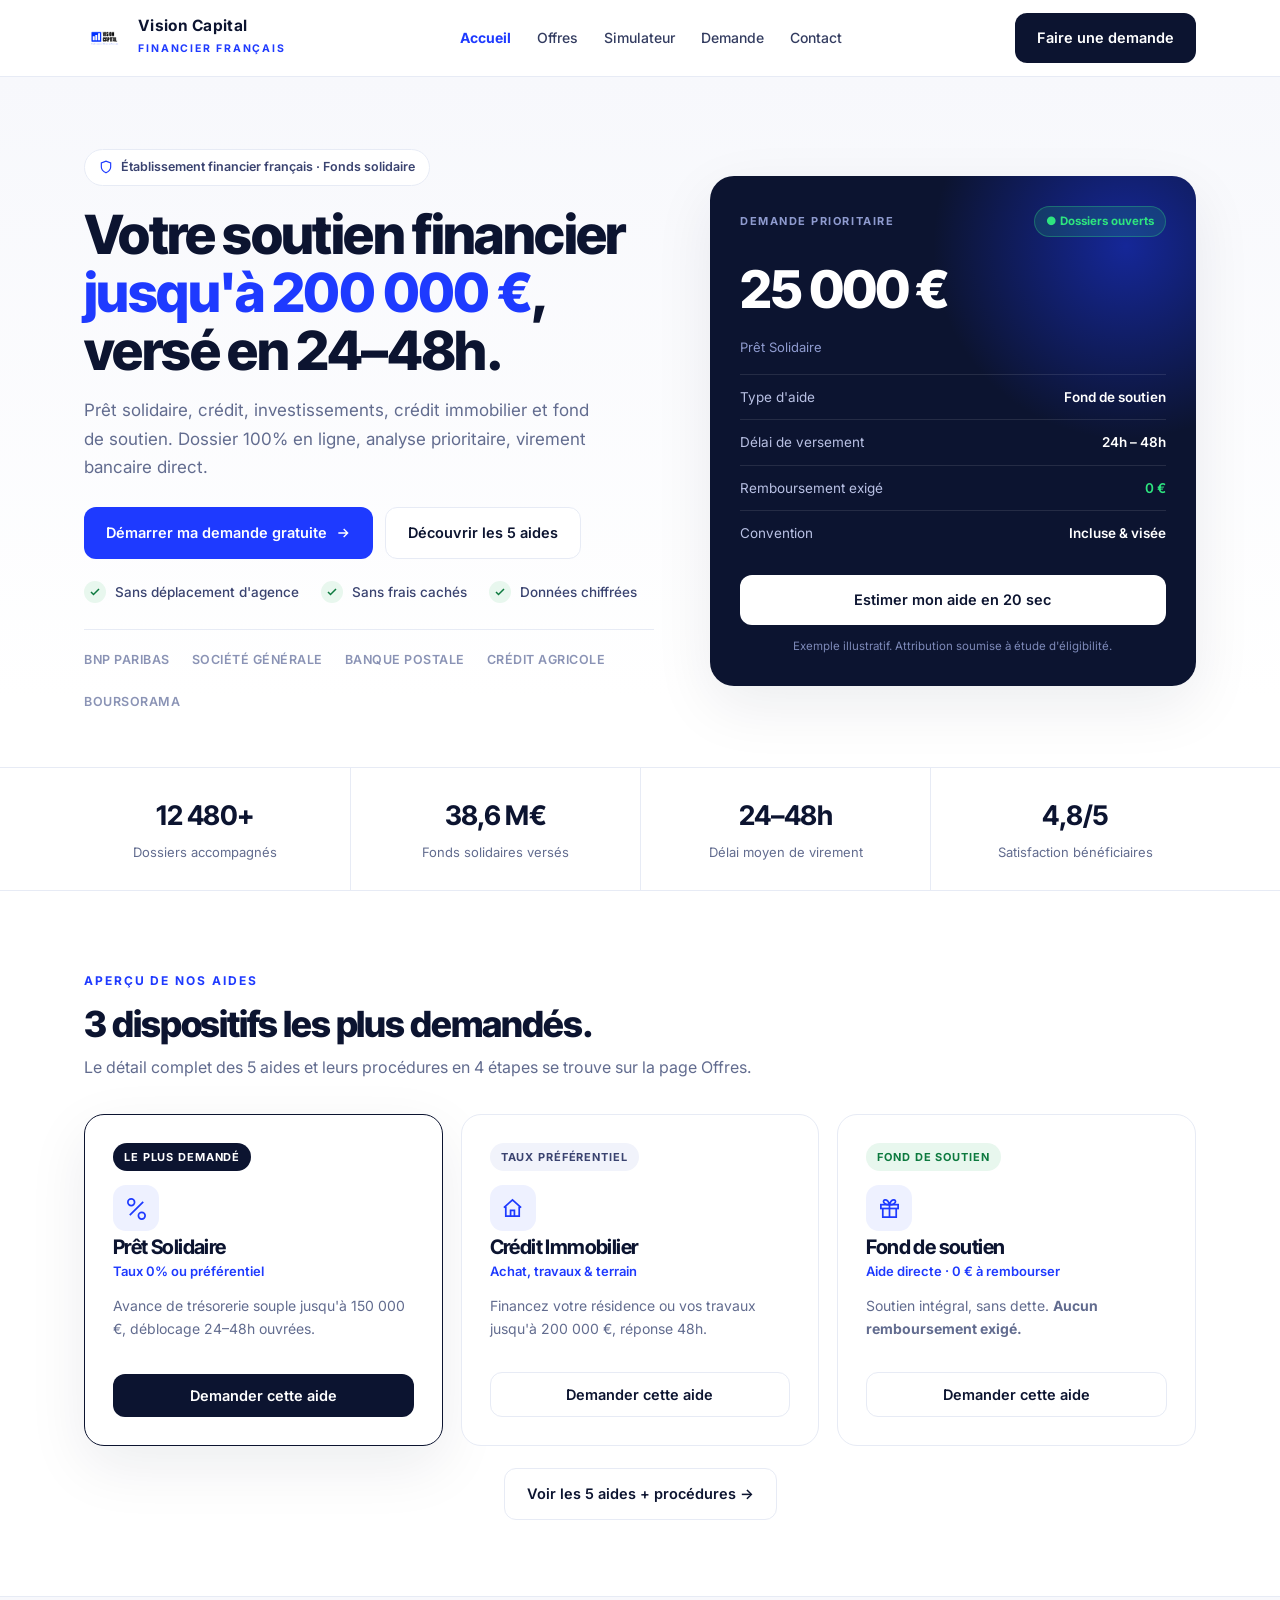
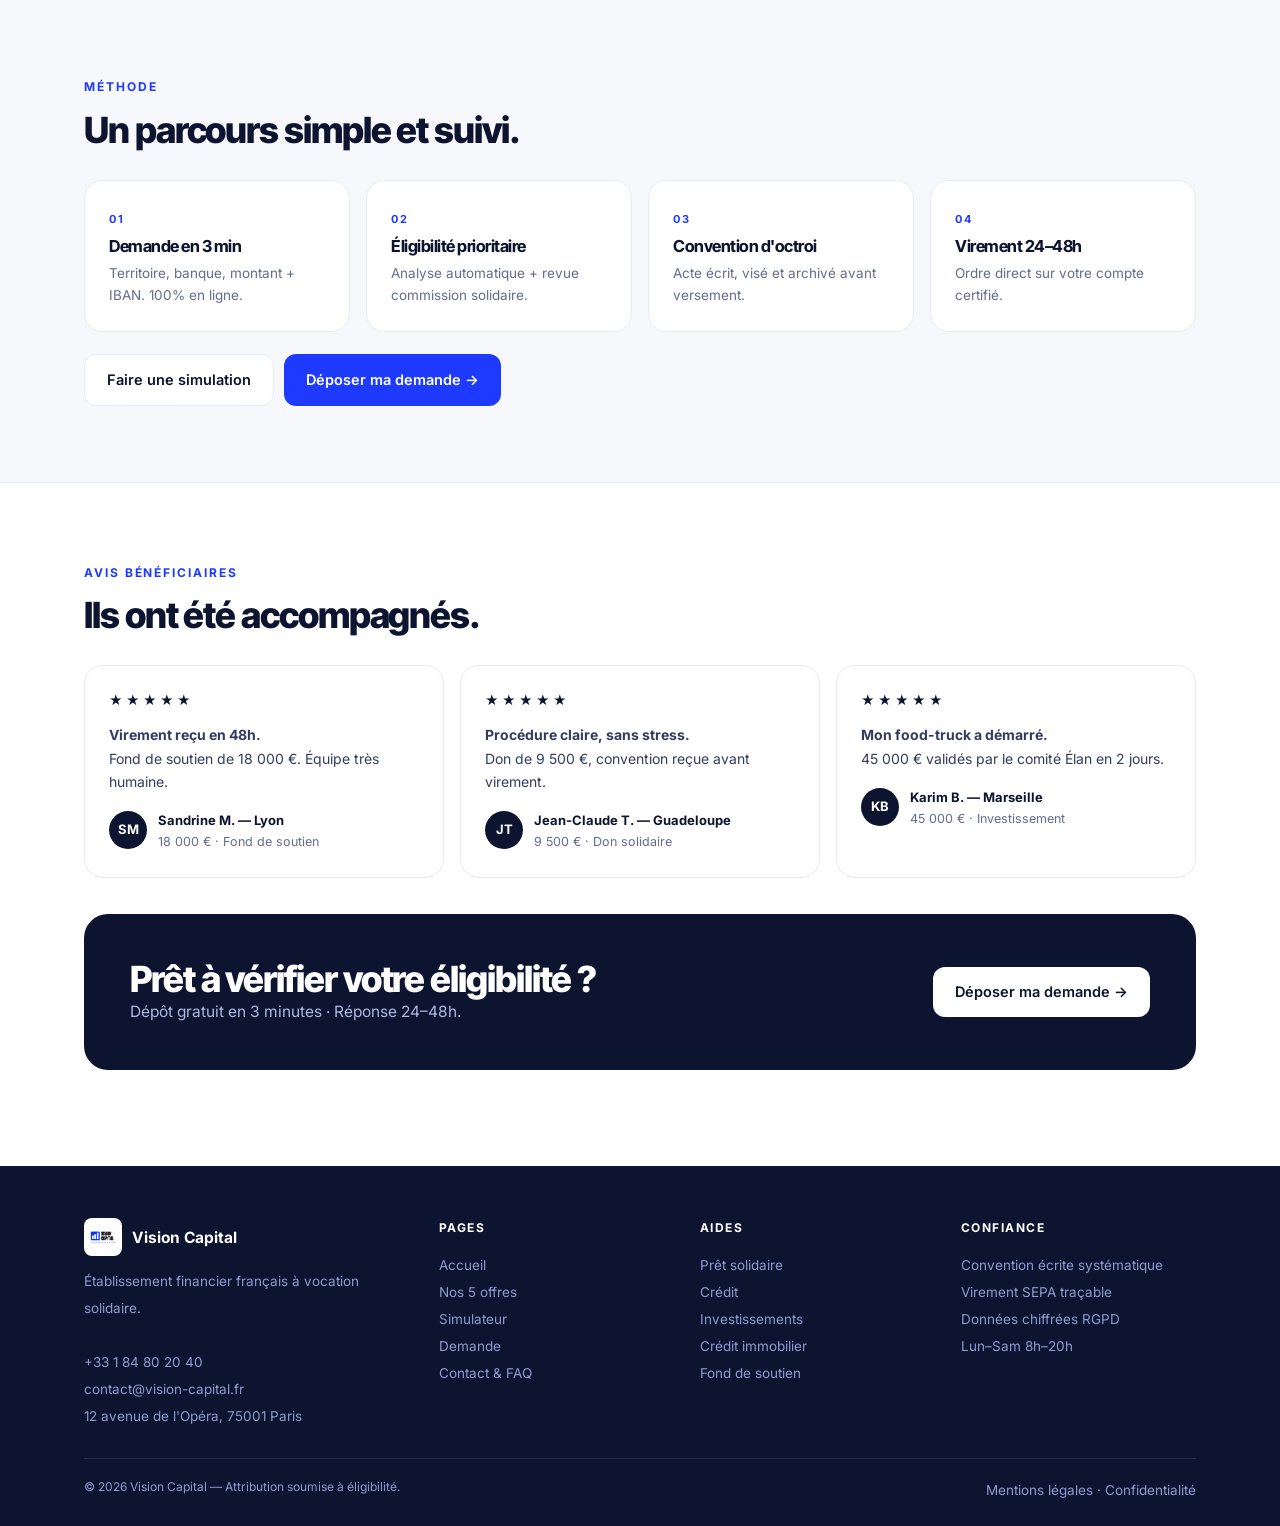
<file: index.html>
<!DOCTYPE html>
<html lang="fr">
<head>
<meta charset="UTF-8">
<meta name="viewport" content="width=device-width, initial-scale=1.0">
<title>Vision Capital — Accueil | Financement Solidaire jusqu'à 200 000 €</title>
<meta name="description" content="Vision Capital, établissement financier français. Prêt solidaire, crédit immobilier, fond de soutien. Réponse 24h-48h.">
<link rel="icon" href="logo.png">
<link rel="preconnect" href="https://fonts.googleapis.com">
<link rel="preconnect" href="https://fonts.gstatic.com" crossorigin>
<link href="https://fonts.googleapis.com/css2?family=Inter:wght@400;500;600;700&family=Inter+Tight:wght@600;700;800&display=swap" rel="stylesheet">
<link rel="stylesheet" href="styles.css">
</head>
<body>
<header><div class="nav">
<a class="brand" href="index.html"><img src="logo.png" alt="Vision Capital"><div><b>Vision Capital</b><span>Financier Français</span></div></a>
<nav class="links" id="links">
<a href="index.html">Accueil</a><a href="offres.html">Offres</a><a href="simulateur.html">Simulateur</a><a href="demande.html">Demande</a><a href="contact.html">Contact</a>
</nav>
<div style="display:flex;gap:10px;align-items:center">
<a href="demande.html" class="btn btn-primary">Faire une demande</a>
<button class="burger" onclick="toggleMenu()">☰</button>
</div>
</div></header>

<div class="hero" id="accueil"><div class="container hero-grid">
<div>
<span class="pill"><svg fill="none" stroke="#1e3aff" stroke-width="2" viewBox="0 0 24 24"><path d="M12 22s8-4 8-10V5l-8-3-8 3v7c0 6 8 10 8 10z"/></svg> Établissement financier français · Fonds solidaire</span>
<h1>Votre soutien financier <span>jusqu'à 200 000 €</span>, versé en 24–48h.</h1>
<p class="lead">Prêt solidaire, crédit, investissements, crédit immobilier et fond de soutien. Dossier 100% en ligne, analyse prioritaire, virement bancaire direct.</p>
<div class="hero-cta">
<a href="demande.html" class="btn btn-blue">Démarrer ma demande gratuite
<svg width="16" height="16" fill="none" stroke="white" stroke-width="2" viewBox="0 0 24 24"><path d="M5 12h14M13 6l6 6-6 6"/></svg></a>
<a href="offres.html" class="btn btn-ghost">Découvrir les 5 aides</a>
</div>
<div class="proof">
<div><span class="tick"><svg width="12" height="12" fill="none" stroke="#0d7a3f" stroke-width="3" viewBox="0 0 24 24"><path d="M20 6L9 17l-5-5"/></svg></span> Sans déplacement d'agence</div>
<div><span class="tick"><svg width="12" height="12" fill="none" stroke="#0d7a3f" stroke-width="3" viewBox="0 0 24 24"><path d="M20 6L9 17l-5-5"/></svg></span> Sans frais cachés</div>
<div><span class="tick"><svg width="12" height="12" fill="none" stroke="#0d7a3f" stroke-width="3" viewBox="0 0 24 24"><path d="M20 6L9 17l-5-5"/></svg></span> Données chiffrées</div>
</div>
<div class="banks"><span>BNP PARIBAS</span><span>SOCIÉTÉ GÉNÉRALE</span><span>BANQUE POSTALE</span><span>CRÉDIT AGRICOLE</span><span>BOURSORAMA</span></div>
</div>
<div class="hcard">
<div class="hcard-top"><small>DEMANDE PRIORITAIRE</small><span class="live">● Dossiers ouverts</span></div>
<div class="hamount" id="heroAmount">25 000 €</div>
<div style="font-size:13px;color:#8f9bcf" id="heroType">Prêt Solidaire</div>
<ul>
<li><span>Type d'aide</span><strong>Fond de soutien</strong></li>
<li><span>Délai de versement</span><strong>24h – 48h</strong></li>
<li><span>Remboursement exigé</span><strong style="color:#2ee57f">0 €</strong></li>
<li><span>Convention</span><strong>Incluse & visée</strong></li>
</ul>
<a href="simulateur.html" class="btn btn-light" style="width:100%;position:relative">Estimer mon aide en 20 sec</a>
<div class="hint">Exemple illustratif. Attribution soumise à étude d'éligibilité.</div>
</div>
</div></div>

<div class="stats"><div class="container">
<div class="stat"><b>12 480+</b><span>Dossiers accompagnés</span></div>
<div class="stat"><b>38,6 M€</b><span>Fonds solidaires versés</span></div>
<div class="stat"><b>24–48h</b><span>Délai moyen de virement</span></div>
<div class="stat"><b>4,8/5</b><span>Satisfaction bénéficiaires</span></div>
</div></div>

<section id="offres"><div class="container">
<span class="eyebrow">Aperçu de nos aides</span>
<h2>3 dispositifs les plus demandés.</h2>
<p class="sub">Le détail complet des 5 aides et leurs procédures en 4 étapes se trouve sur la page Offres.</p>
<div class="grid">
<div class="card hl">
<span class="tag dark">Le plus demandé</span>
<div class="ic"><svg fill="none" stroke-width="1.8" viewBox="0 0 24 24"><path d="M19 5L5 19M6.5 9a3.5 3.5 0 1 0 0-7 3.5 3.5 0 0 0 0 7zM17.5 23a3.5 3.5 0 1 0 0-7 3.5 3.5 0 0 0 0 7z"/></svg></div>
<h3>Prêt Solidaire</h3><h4>Taux 0% ou préférentiel</h4>
<p class="d">Avance de trésorerie souple jusqu'à 150 000 €, déblocage 24–48h ouvrées.</p>
<div class="acts"><button class="btn btn-primary" style="width:100%" onclick="prefill('Prêt Solidaire')">Demander cette aide</button></div>
</div>
<div class="card">
<span class="tag">Taux préférentiel</span>
<div class="ic"><svg fill="none" stroke-width="1.8" viewBox="0 0 24 24"><path d="M3 11l9-8 9 8"/><path d="M5 10v10h14V10"/><path d="M10 20v-6h4v6"/></svg></div>
<h3>Crédit Immobilier</h3><h4>Achat, travaux & terrain</h4>
<p class="d">Financez votre résidence ou vos travaux jusqu'à 200 000 €, réponse 48h.</p>
<div class="acts"><button class="btn btn-ghost" style="width:100%" onclick="prefill('Crédit Immobilier')">Demander cette aide</button></div>
</div>
<div class="card">
<span class="tag green">Fond de soutien</span>
<div class="ic"><svg fill="none" stroke-width="1.8" viewBox="0 0 24 24"><rect x="3" y="8" width="18" height="4"/><path d="M12 8v13M5 12v9h14v-9M12 8s-1.5-5-4.5-5S5 8 12 8zM12 8s1.5-5 4.5-5S19 8 12 8z"/></svg></div>
<h3>Fond de soutien</h3><h4>Aide directe · 0 € à rembourser</h4>
<p class="d">Soutien intégral, sans dette. <strong>Aucun remboursement exigé.</strong></p>
<div class="acts"><button class="btn btn-ghost" style="width:100%" onclick="prefill('Fond de soutien')">Demander cette aide</button></div>
</div>
</div>
<div style="text-align:center;margin-top:22px"><a href="offres.html" class="btn btn-ghost">Voir les 5 aides + procédures →</a></div>
</div></section>

<section class="how" id="methode"><div class="container">
<span class="eyebrow">Méthode</span>
<h2>Un parcours simple et suivi.</h2>
<div class="steps4">
<div class="s"><span>01</span><h3>Demande en 3 min</h3><p>Territoire, banque, montant + IBAN. 100% en ligne.</p></div>
<div class="s"><span>02</span><h3>Éligibilité prioritaire</h3><p>Analyse automatique + revue commission solidaire.</p></div>
<div class="s"><span>03</span><h3>Convention d'octroi</h3><p>Acte écrit, visé et archivé avant versement.</p></div>
<div class="s"><span>04</span><h3>Virement 24–48h</h3><p>Ordre direct sur votre compte certifié.</p></div>
</div>
<div style="margin-top:22px;display:flex;gap:10px;flex-wrap:wrap"><a href="simulateur.html" class="btn btn-ghost">Faire une simulation</a><a href="demande.html" class="btn btn-blue">Déposer ma demande →</a></div>
</div></section>

<section id="avis"><div class="container">
<span class="eyebrow">Avis bénéficiaires</span>
<h2>Ils ont été accompagnés.</h2>
<div class="testis">
<div class="tcard"><div class="stars">★★★★★</div><p><strong>Virement reçu en 48h.</strong><br>Fond de soutien de 18 000 €. Équipe très humaine.</p><div class="who"><div class="av">SM</div><div><b style="font-size:13px">Sandrine M. — Lyon</b><small>18 000 € · Fond de soutien</small></div></div></div>
<div class="tcard"><div class="stars">★★★★★</div><p><strong>Procédure claire, sans stress.</strong><br>Don de 9 500 €, convention reçue avant virement.</p><div class="who"><div class="av">JT</div><div><b style="font-size:13px">Jean-Claude T. — Guadeloupe</b><small>9 500 € · Don solidaire</small></div></div></div>
<div class="tcard"><div class="stars">★★★★★</div><p><strong>Mon food-truck a démarré.</strong><br>45 000 € validés par le comité Élan en 2 jours.</p><div class="who"><div class="av">KB</div><div><b style="font-size:13px">Karim B. — Marseille</b><small>45 000 € · Investissement</small></div></div></div>
</div>
<div class="cta"><div><h2>Prêt à vérifier votre éligibilité ?</h2><p>Dépôt gratuit en 3 minutes · Réponse 24–48h.</p></div><a href="demande.html" class="btn btn-light">Déposer ma demande →</a></div>
</div></section>

<footer><div class="container">
<div class="fg">
<div><div style="display:flex;gap:10px;align-items:center;margin-bottom:12px"><img src="logo.png" style="height:38px;border-radius:8px;background:#fff"><b style="color:#fff">Vision Capital</b></div><p>Établissement financier français à vocation solidaire.<br><br>+33 1 84 80 20 40<br>contact@vision-capital.fr<br>12 avenue de l'Opéra, 75001 Paris</p></div>
<div><h5>PAGES</h5><p><a href="index.html">Accueil</a><br><a href="offres.html">Nos 5 offres</a><br><a href="simulateur.html">Simulateur</a><br><a href="demande.html">Demande</a><br><a href="contact.html">Contact & FAQ</a></p></div>
<div><h5>AIDES</h5><p><a href="offres.html">Prêt solidaire</a><br><a href="offres.html">Crédit</a><br><a href="offres.html">Investissements</a><br><a href="offres.html">Crédit immobilier</a><br><a href="offres.html">Fond de soutien</a></p></div>
<div><h5>CONFIANCE</h5><p>Convention écrite systématique<br>Virement SEPA traçable<br>Données chiffrées RGPD<br>Lun–Sam 8h–20h</p></div>
</div>
<div class="fb"><span>© 2026 Vision Capital — Attribution soumise à éligibilité.</span><span><a href="contact.html">Mentions légales · Confidentialité</a></span></div>
</div></footer>

<div class="mobile-cta">
<a href="simulateur.html" class="btn btn-ghost">Simuler</a>
<a href="demande.html" class="btn btn-blue">Vérifier mon éligibilité</a>
</div>
<div class="toast" id="toast"></div>
<script src="app.js"></script>
</body>
</html>
</file>
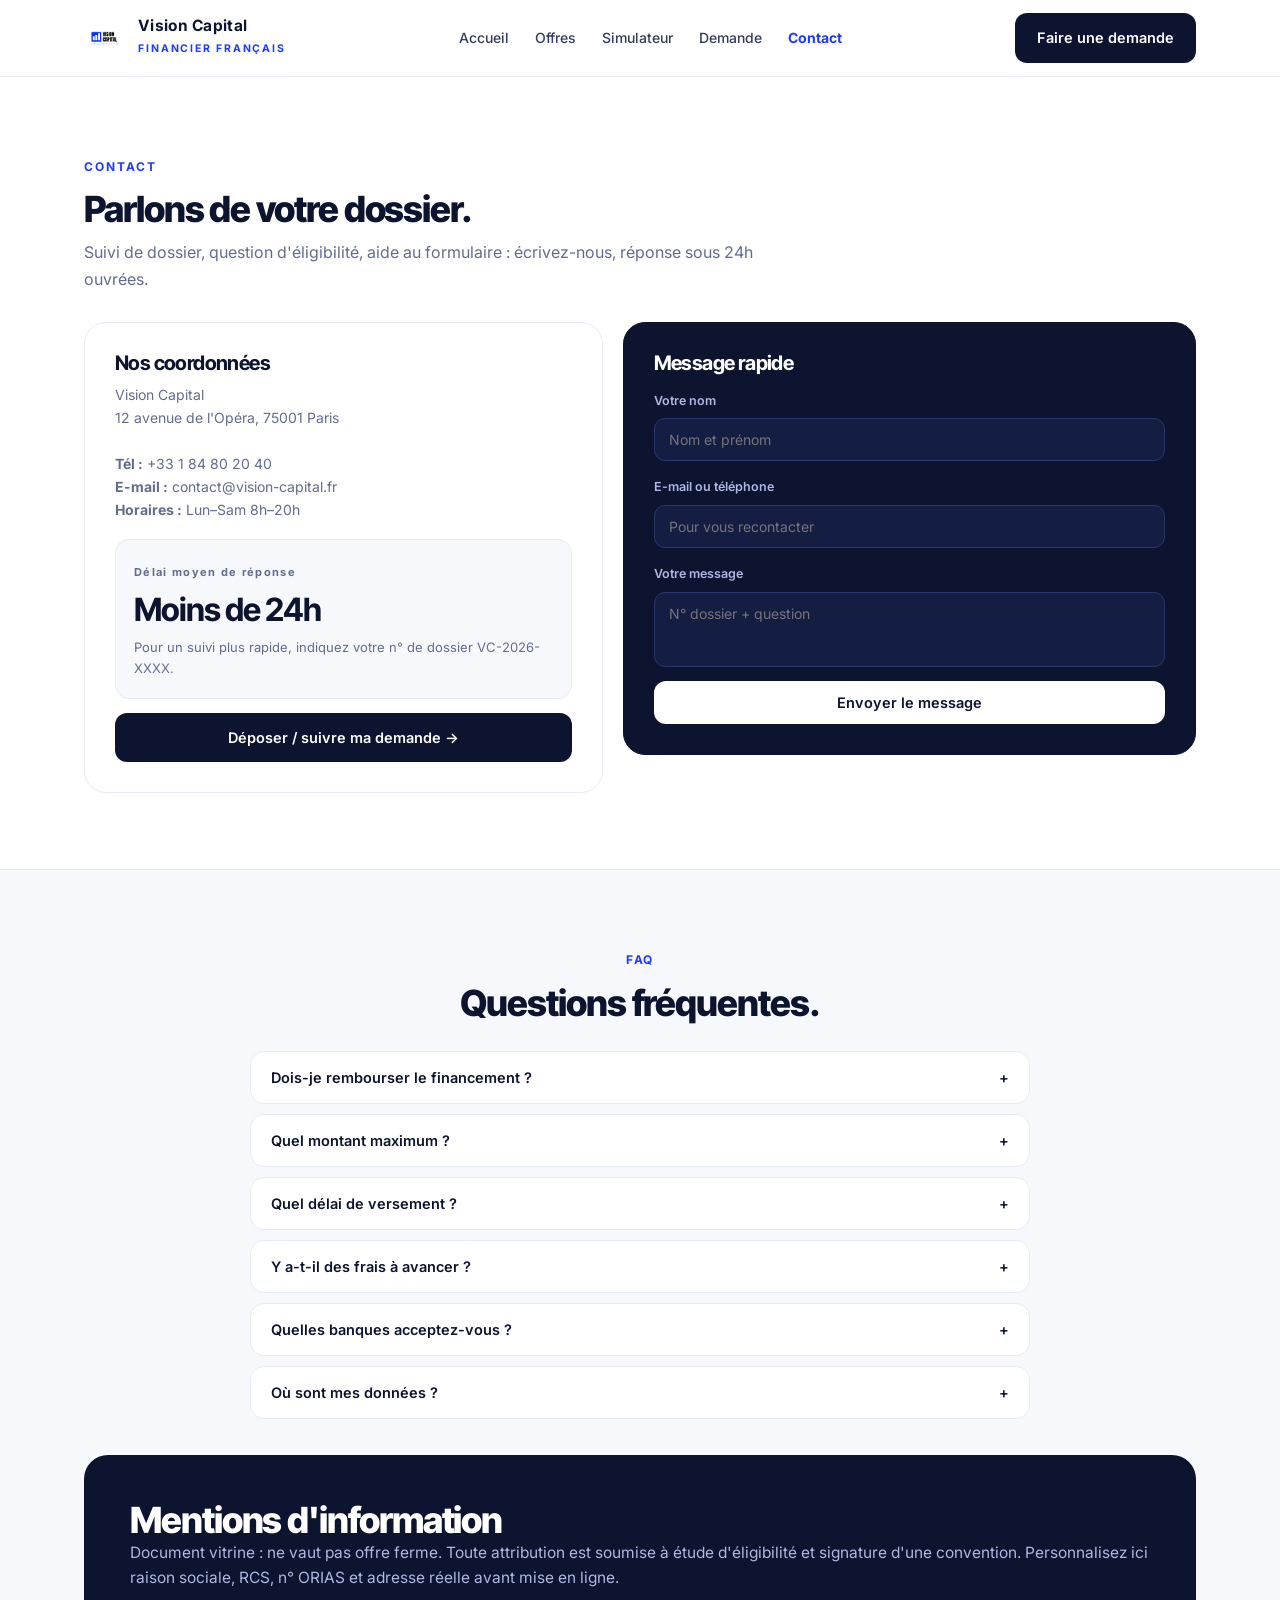
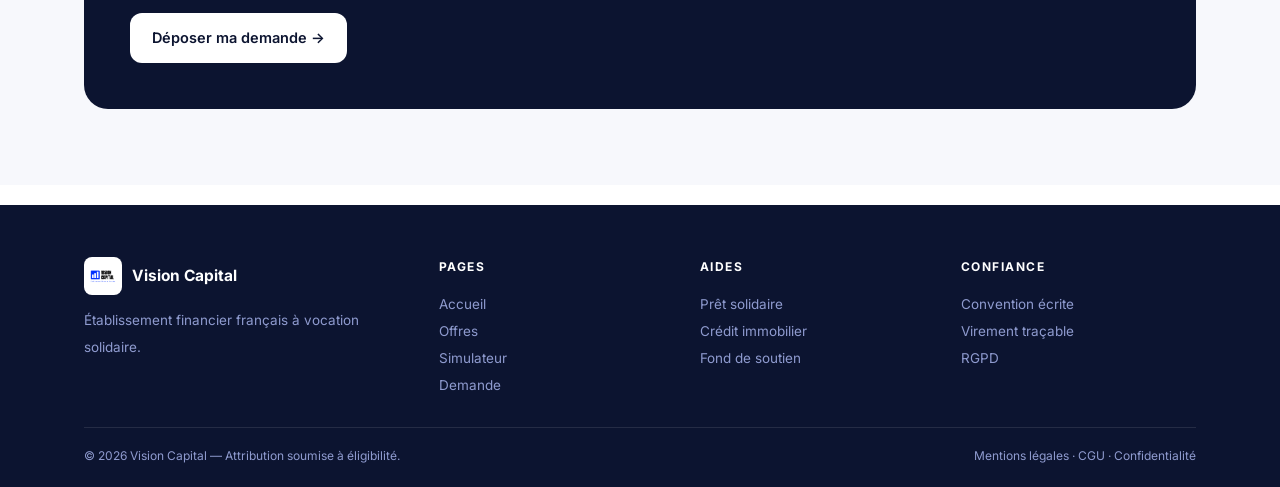
<file: contact.html>
<!DOCTYPE html>
<html lang="fr">
<head>
<meta charset="UTF-8">
<meta name="viewport" content="width=device-width, initial-scale=1.0">
<title>Vision Capital — Contact, FAQ & Mentions</title>
<link rel="icon" href="logo.png">
<link rel="preconnect" href="https://fonts.googleapis.com">
<link href="https://fonts.googleapis.com/css2?family=Inter:wght@400;500;600;700&family=Inter+Tight:wght@600;700;800&display=swap" rel="stylesheet">
<link rel="stylesheet" href="styles.css">
</head>
<body>
<header><div class="nav">
<a class="brand" href="index.html"><img src="logo.png" alt="Vision Capital"><div><b>Vision Capital</b><span>Financier Français</span></div></a>
<nav class="links" id="links">
<a href="index.html">Accueil</a><a href="offres.html">Offres</a><a href="simulateur.html">Simulateur</a><a href="demande.html">Demande</a><a href="contact.html">Contact</a>
</nav>
<div style="display:flex;gap:10px;align-items:center">
<a href="demande.html" class="btn btn-primary">Faire une demande</a>
<button class="burger" onclick="toggleMenu()">☰</button>
</div>
</div></header>

<section><div class="container">
<span class="eyebrow">Contact</span>
<h2>Parlons de votre dossier.</h2>
<p class="sub">Suivi de dossier, question d'éligibilité, aide au formulaire : écrivez-nous, réponse sous 24h ouvrées.</p>
<div class="split">
<div class="panel">
<h3 style="font-size:20px">Nos coordonnées</h3>
<p style="color:var(--muted);font-size:14px;margin-top:8px">Vision Capital<br>12 avenue de l'Opéra, 75001 Paris<br><br><strong>Tél :</strong> +33 1 84 80 20 40<br><strong>E-mail :</strong> contact@vision-capital.fr<br><strong>Horaires :</strong> Lun–Sam 8h–20h</p>
<div class="result"><small>Délai moyen de réponse</small><b>Moins de 24h</b><p>Pour un suivi plus rapide, indiquez votre n° de dossier VC-2026-XXXX.</p></div>
<a href="demande.html" class="btn btn-primary" style="width:100%;margin-top:14px">Déposer / suivre ma demande →</a>
</div>
<div class="panel dark">
<h3 style="font-size:20px">Message rapide</h3>
<form onsubmit="event.preventDefault();toast('Message envoyé, réponse sous 24h');this.reset();">
<label>Votre nom</label><input required placeholder="Nom et prénom">
<label>E-mail ou téléphone</label><input required placeholder="Pour vous recontacter">
<label>Votre message</label><input required placeholder="N° dossier + question" style="padding-bottom:44px">
<button class="btn btn-light" style="width:100%;margin-top:14px" type="submit">Envoyer le message</button>
</form>
</div>
</div>
</div></section>

<section id="faq" style="background:var(--bg);border-top:1px solid var(--line)"><div class="container">
<div style="text-align:center"><span class="eyebrow">FAQ</span><h2>Questions fréquentes.</h2></div>
<div class="faq">
<div class="fi"><button class="fq" onclick="this.parentElement.classList.toggle('open')">Dois-je rembourser le financement ? <span>+</span></button><div class="fa">Non. Le fond de soutien n'exige aucun remboursement après validation et signature de la convention.</div></div>
<div class="fi"><button class="fq" onclick="this.parentElement.classList.toggle('open')">Quel montant maximum ? <span>+</span></button><div class="fa">Jusqu'à 200 000 € (ou équivalent XPF / CHF). Selon situation et enveloppe disponible.</div></div>
<div class="fi"><button class="fq" onclick="this.parentElement.classList.toggle('open')">Quel délai de versement ? <span>+</span></button><div class="fa">Virement direct sous 24h à 48h après validation, sur l'IBAN / RIB indiqué.</div></div>
<div class="fi"><button class="fq" onclick="this.parentElement.classList.toggle('open')">Y a-t-il des frais à avancer ? <span>+</span></button><div class="fa">Non. L'étude est gratuite et aucun versement anticipé n'est demandé.</div></div>
<div class="fi"><button class="fq" onclick="this.parentElement.classList.toggle('open')">Quelles banques acceptez-vous ? <span>+</span></button><div class="fa">Toutes banques SEPA + DOM-TOM, Pacifique (XPF) et Suisse (CHF).</div></div>
<div class="fi"><button class="fq" onclick="this.parentElement.classList.toggle('open')">Où sont mes données ? <span>+</span></button><div class="fa">Hébergées en UE, usage limité à l'étude d'éligibilité, suppression sur simple demande (RGPD).</div></div>
</div>
<div class="cta"><div><h2>Mentions d'information</h2><p>Document vitrine : ne vaut pas offre ferme. Toute attribution est soumise à étude d'éligibilité et signature d'une convention. Personnalisez ici raison sociale, RCS, n° ORIAS et adresse réelle avant mise en ligne.</p></div><a href="demande.html" class="btn btn-light">Déposer ma demande →</a></div>
</div></section>

<footer><div class="container">
<div class="fg">
<div><div style="display:flex;gap:10px;align-items:center;margin-bottom:12px"><img src="logo.png" style="height:38px;border-radius:8px;background:#fff"><b style="color:#fff">Vision Capital</b></div><p>Établissement financier français à vocation solidaire.</p></div>
<div><h5>PAGES</h5><p><a href="index.html">Accueil</a><br><a href="offres.html">Offres</a><br><a href="simulateur.html">Simulateur</a><br><a href="demande.html">Demande</a></p></div>
<div><h5>AIDES</h5><p><a href="offres.html">Prêt solidaire</a><br><a href="offres.html">Crédit immobilier</a><br><a href="offres.html">Fond de soutien</a></p></div>
<div><h5>CONFIANCE</h5><p>Convention écrite<br>Virement traçable<br>RGPD</p></div>
</div>
<div class="fb"><span>© 2026 Vision Capital — Attribution soumise à éligibilité.</span><span>Mentions légales · CGU · Confidentialité</span></div>
</div></footer>
<div class="mobile-cta"><a href="simulateur.html" class="btn btn-ghost">Simuler</a><a href="demande.html" class="btn btn-blue">Vérifier mon éligibilité</a></div>
<div class="toast" id="toast"></div>
<script src="app.js"></script>
</body>
</html>
</file>
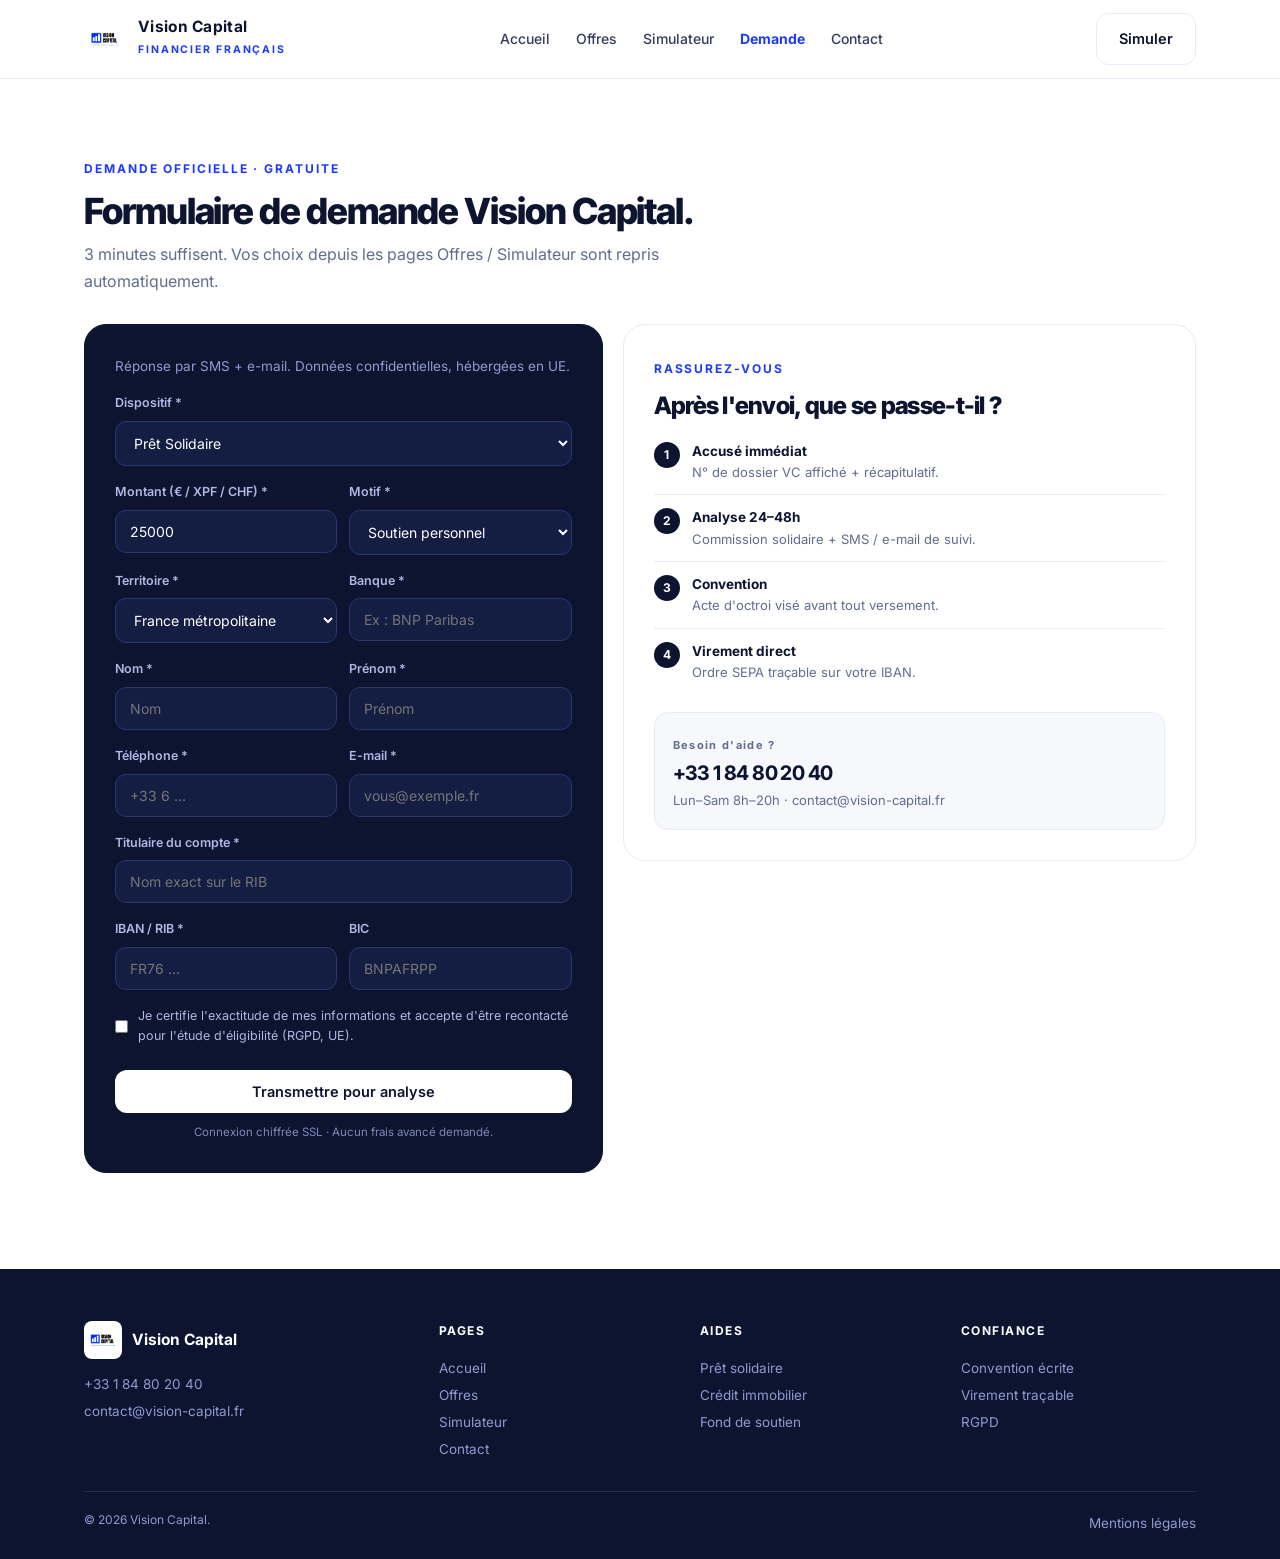
<file: demande.html>
<!DOCTYPE html>
<html lang="fr">
<head>
<meta charset="UTF-8">
<meta name="viewport" content="width=device-width, initial-scale=1.0">
<title>Vision Capital — Faire ma demande</title>
<link rel="icon" href="logo.png">
<link rel="preconnect" href="https://fonts.googleapis.com">
<link href="https://fonts.googleapis.com/css2?family=Inter:wght@400;500;600;700&family=Inter+Tight:wght@600;700;800&display=swap" rel="stylesheet">
<link rel="stylesheet" href="styles.css">
</head>
<body>
<header><div class="nav">
<a class="brand" href="index.html"><img src="logo.png" alt="Vision Capital"><div><b>Vision Capital</b><span>Financier Français</span></div></a>
<nav class="links" id="links">
<a href="index.html">Accueil</a><a href="offres.html">Offres</a><a href="simulateur.html">Simulateur</a><a href="demande.html">Demande</a><a href="contact.html">Contact</a>
</nav>
<div style="display:flex;gap:10px;align-items:center">
<a href="simulateur.html" class="btn btn-ghost">Simuler</a>
<button class="burger" onclick="toggleMenu()">☰</button>
</div>
</div></header>

<section><div class="container">
<span class="eyebrow">Demande officielle · Gratuite</span>
<h2>Formulaire de demande Vision Capital.</h2>
<p class="sub">3 minutes suffisent. Vos choix depuis les pages Offres / Simulateur sont repris automatiquement.</p>
<div class="split">
<div class="panel dark" id="demande">
<div id="formWrap">
<p style="color:#8f9bcf;font-size:13.5px">Réponse par SMS + e-mail. Données confidentielles, hébergées en UE.</p>
<form id="mainForm" onsubmit="return submitForm(event)">
<label>Dispositif *</label>
<select id="fType" required><option>Prêt Solidaire</option><option>Crédit</option><option>Investissements</option><option>Crédit Immobilier</option><option>Fond de soutien</option></select>
<div class="row2">
<div><label>Montant (€ / XPF / CHF) *</label><input id="fMontant" type="number" min="1000" max="200000" value="25000" required></div>
<div><label>Motif *</label><select id="fMotif"><option>Soutien personnel</option><option>Projet familial / logement</option><option>Achat immobilier / travaux</option><option>Création entreprise</option><option>Trésorerie / urgence</option><option>Achat / investissement</option></select></div>
</div>
<div class="row2">
<div><label>Territoire *</label><select id="fTerr"><option>France métropolitaine</option><option>DOM-TOM</option><option>Polynésie / XPF</option><option>Suisse / CHF</option><option>Belgique / Luxembourg</option></select></div>
<div><label>Banque *</label><input id="fBank" placeholder="Ex : BNP Paribas" required></div>
</div>
<div class="row2">
<div><label>Nom *</label><input id="fNom" required placeholder="Nom"></div>
<div><label>Prénom *</label><input id="fPrenom" required placeholder="Prénom"></div>
</div>
<div class="row2">
<div><label>Téléphone *</label><input id="fTel" type="tel" required placeholder="+33 6 ..."></div>
<div><label>E-mail *</label><input id="fMail" type="email" required placeholder="vous@exemple.fr"></div>
</div>
<label>Titulaire du compte *</label><input id="fTit" required placeholder="Nom exact sur le RIB">
<div class="row2">
<div><label>IBAN / RIB *</label><input id="fIban" required placeholder="FR76 ..."></div>
<div><label>BIC</label><input id="fBic" placeholder="BNPAFRPP"></div>
</div>
<label style="display:flex;gap:10px;font-weight:400;font-size:12.5px;margin-top:16px"><input type="checkbox" required style="width:16px"> Je certifie l'exactitude de mes informations et accepte d'être recontacté pour l'étude d'éligibilité (RGPD, UE).</label>
<button class="btn btn-light" style="width:100%;margin-top:16px" type="submit">Transmettre pour analyse</button>
<p style="font-size:11.5px;color:#7d89b8;text-align:center;margin-top:10px">Connexion chiffrée SSL · Aucun frais avancé demandé.</p>
</form>
</div>
<div class="ok" id="successBox">
<div style="font-size:48px">✓</div>
<h2 style="color:#fff">Demande transmise</h2>
<p style="color:#aeb8e2;font-size:14px">Analyse prioritaire par la commission solidaire.</p>
<div class="ref" id="refNum">N° Dossier : VC-2026-0000</div>
<p style="color:#aeb8e2;font-size:13px" id="recap"></p>
<p style="margin-top:14px"><a href="contact.html" class="btn btn-light">Contacter le service attribution →</a></p>
</div>
</div>
<div class="panel">
<span class="eyebrow">Rassurez-vous</span>
<h2 style="font-size:24px">Après l'envoi, que se passe-t-il ?</h2>
<div class="st"><i>1</i><div><b>Accusé immédiat</b><p>N° de dossier VC affiché + récapitulatif.</p></div></div>
<div class="st"><i>2</i><div><b>Analyse 24–48h</b><p>Commission solidaire + SMS / e-mail de suivi.</p></div></div>
<div class="st"><i>3</i><div><b>Convention</b><p>Acte d'octroi visé avant tout versement.</p></div></div>
<div class="st" style="border:0"><i>4</i><div><b>Virement direct</b><p>Ordre SEPA traçable sur votre IBAN.</p></div></div>
<div class="result"><small>Besoin d'aide ?</small><b style="font-size:20px">+33 1 84 80 20 40</b><p>Lun–Sam 8h–20h · contact@vision-capital.fr</p></div>
</div>
</div>
</div></section>

<footer><div class="container">
<div class="fg">
<div><div style="display:flex;gap:10px;align-items:center;margin-bottom:12px"><img src="logo.png" style="height:38px;border-radius:8px;background:#fff"><b style="color:#fff">Vision Capital</b></div><p>+33 1 84 80 20 40<br>contact@vision-capital.fr</p></div>
<div><h5>PAGES</h5><p><a href="index.html">Accueil</a><br><a href="offres.html">Offres</a><br><a href="simulateur.html">Simulateur</a><br><a href="contact.html">Contact</a></p></div>
<div><h5>AIDES</h5><p><a href="offres.html">Prêt solidaire</a><br><a href="offres.html">Crédit immobilier</a><br><a href="offres.html">Fond de soutien</a></p></div>
<div><h5>CONFIANCE</h5><p>Convention écrite<br>Virement traçable<br>RGPD</p></div>
</div>
<div class="fb"><span>© 2026 Vision Capital.</span><span><a href="contact.html">Mentions légales</a></span></div>
</div></footer>
<div class="toast" id="toast"></div>
<script src="app.js"></script>
</body>
</html>
</file>
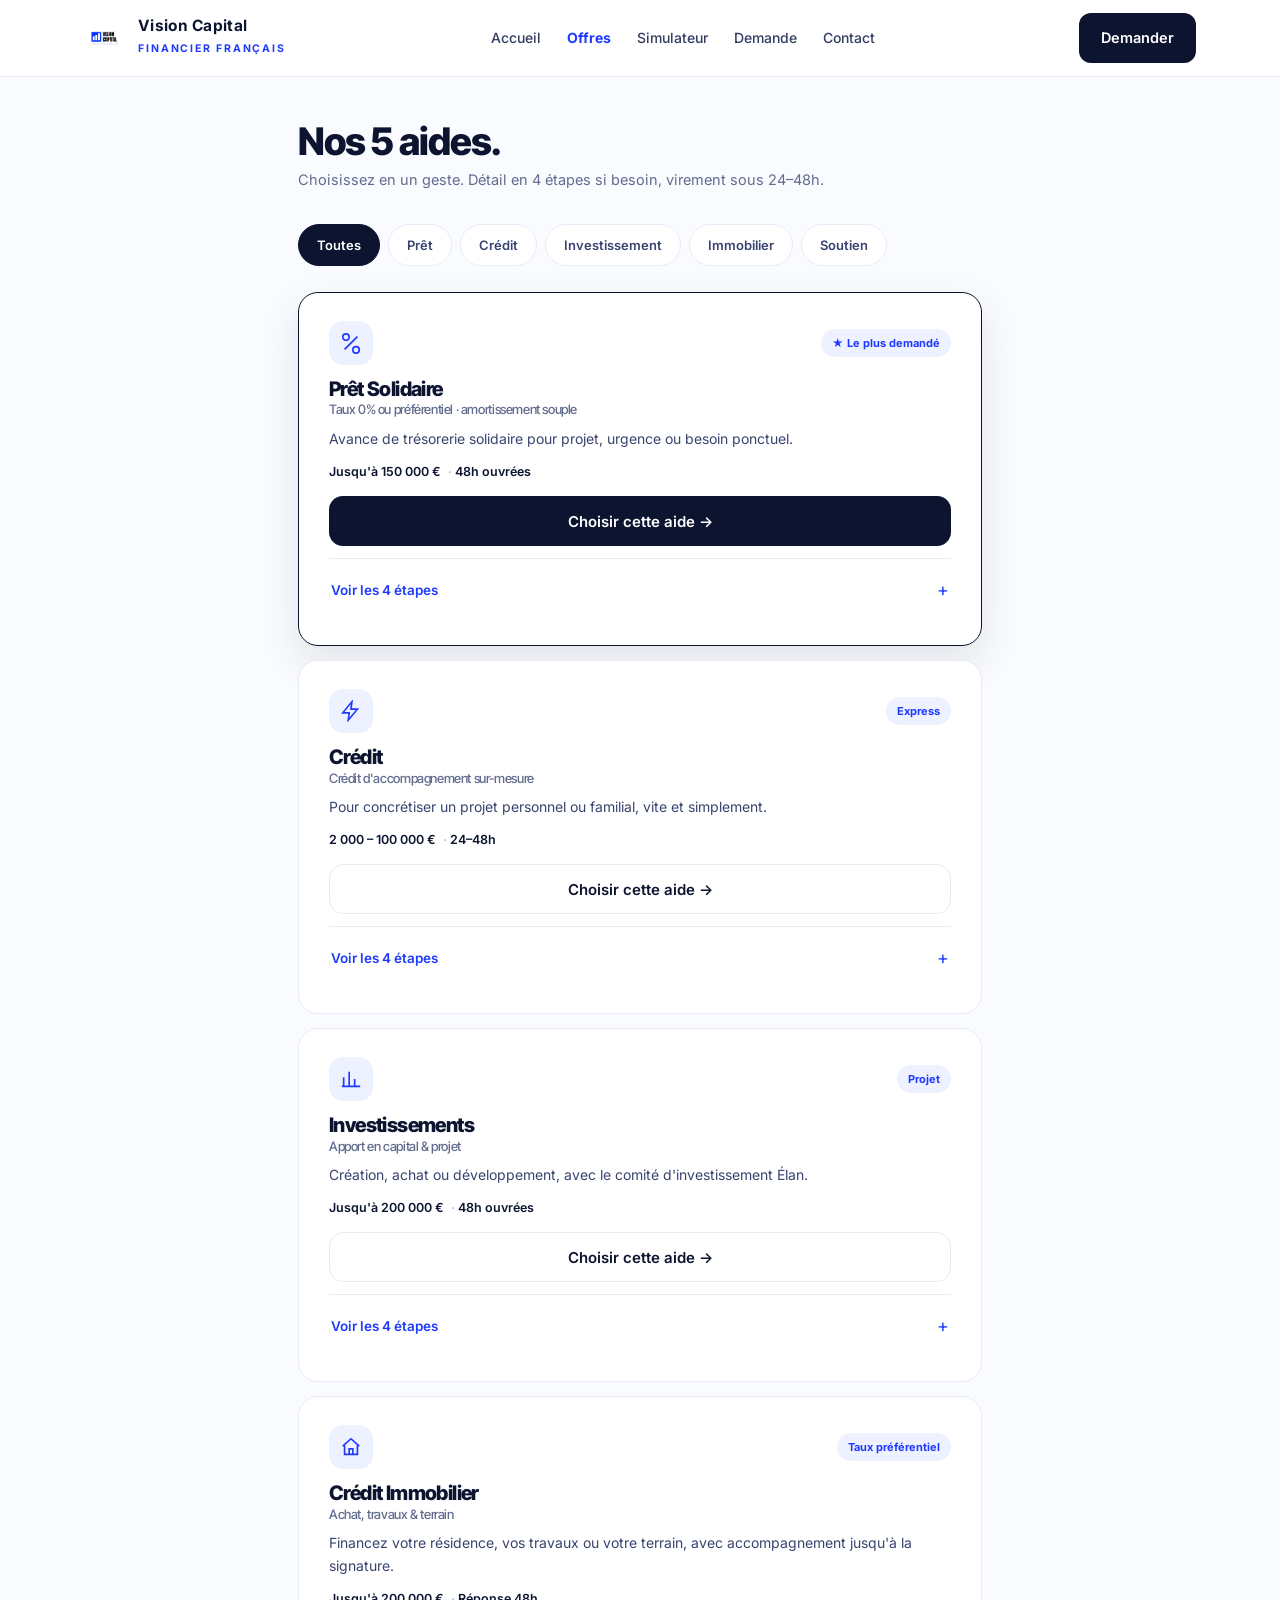
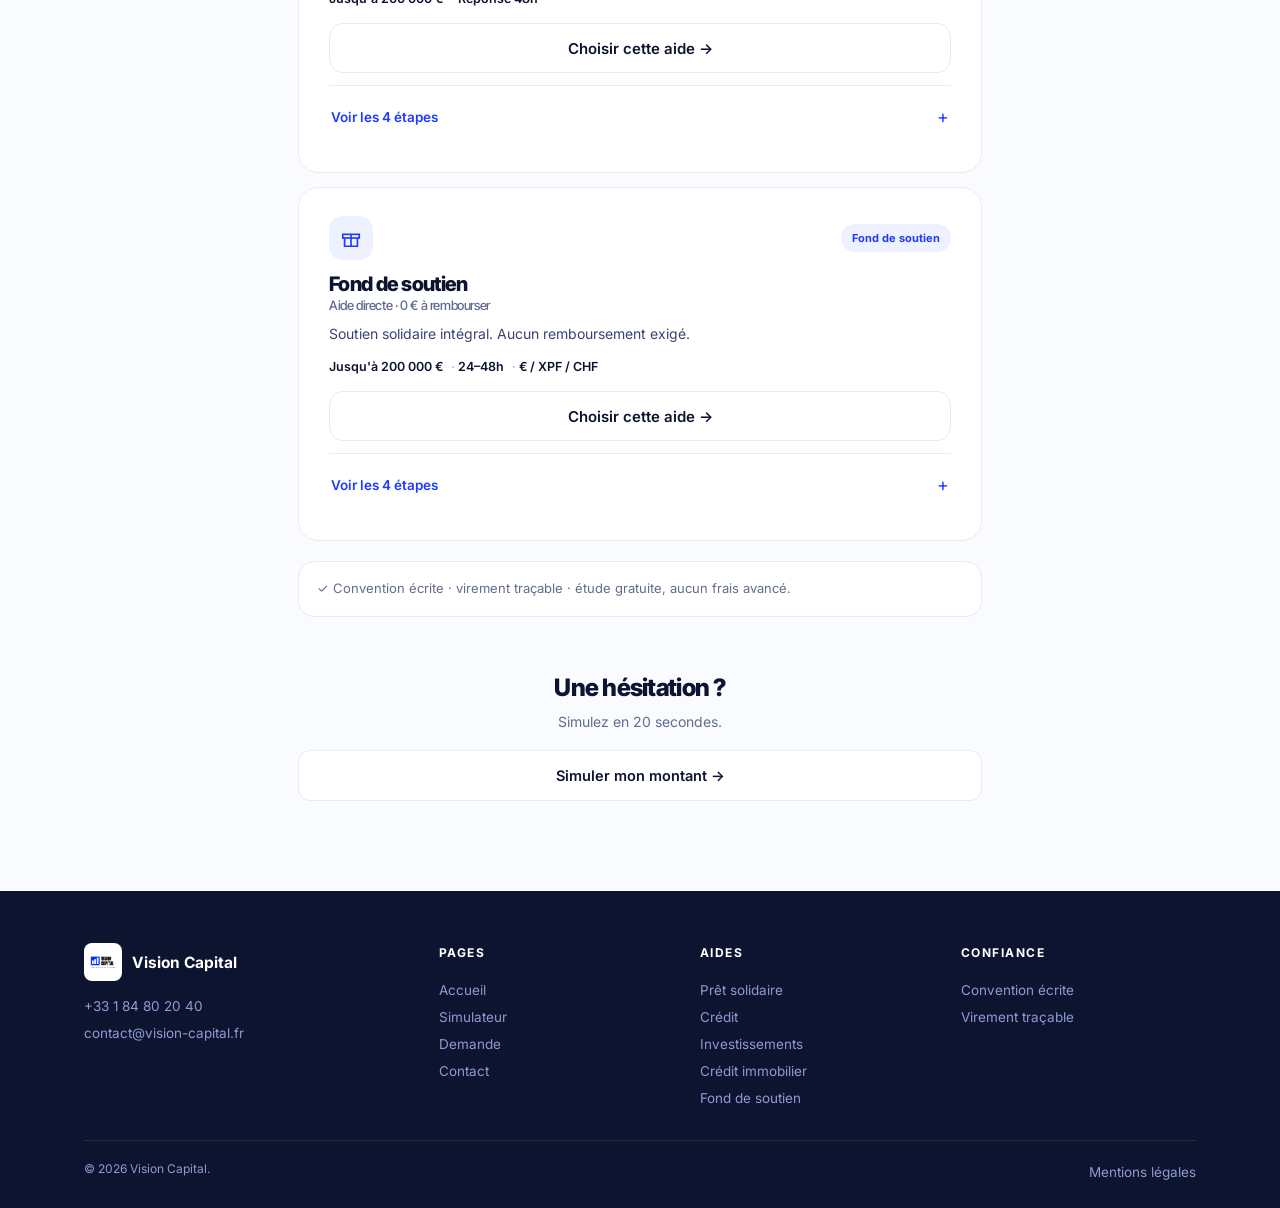
<file: offres.html>
<!DOCTYPE html>
<html lang="fr">
<head>
<meta charset="UTF-8">
<meta name="viewport" content="width=device-width, initial-scale=1.0">
<title>Vision Capital — Nos offres</title>
<link rel="icon" href="logo.png">
<link rel="preconnect" href="https://fonts.googleapis.com">
<link href="https://fonts.googleapis.com/css2?family=Inter:wght@400;500;600;700&family=Inter+Tight:wght@600;700;800&display=swap" rel="stylesheet">
<link rel="stylesheet" href="styles.css">
<style>
body{background:#fafbfe}
.wrap{max-width:720px;margin:0 auto;padding:0 18px}
.ohead{padding:34px 0 6px}
.ohead h1{font-size:30px;margin:10px 0 6px}
.ohead p{color:var(--muted);font-size:14.5px}
.filters{position:sticky;top:67px;z-index:40;display:flex;gap:8px;overflow-x:auto;padding:12px 18px;margin:14px -18px 4px;background:rgba(250,251,254,.9);backdrop-filter:blur(12px);scrollbar-width:none}
.filters::-webkit-scrollbar{display:none}
.fchip{flex:0 0 auto;border:1px solid var(--line);background:#fff;border-radius:100px;padding:10px 18px;font-size:13px;font-weight:600;cursor:pointer;font-family:inherit;color:#3a4370;min-height:42px}
.fchip.active{background:#0c1430;color:#fff;border-color:#0c1430}
.offer{background:#fff;border:1px solid var(--line);border-radius:20px;padding:22px;margin:14px 0;transition:.25s}
.offer.star{border:1.5px solid #0c1430;box-shadow:0 16px 40px rgba(12,20,48,.1)}
.o-top{display:flex;align-items:center;gap:12px}
.o-ic{width:44px;height:44px;flex:0 0 44px;border-radius:14px;display:grid;place-items:center;background:#eef1ff}
.o-tag{margin-left:auto;font-size:11px;font-weight:700;color:var(--blue);background:#eef1ff;padding:5px 11px;border-radius:100px;white-space:nowrap}
.offer h2{font-size:20px;margin:14px 0 2px}
.offer h3{font-size:13px;font-weight:500;color:var(--muted)}
.offer .desc{font-size:14px;color:#3a4370;margin:10px 0 12px}
.o-meta{display:flex;gap:8px;flex-wrap:wrap;margin-bottom:14px}
.o-meta span{font-size:12.5px;font-weight:600;color:#0c1430}
.o-meta span::before{content:"· ";color:#b6bed9}
.o-meta span:first-child::before{content:""}
.offer .btn{width:100%;min-height:50px;border-radius:14px}
details{margin-top:12px;border-top:1px solid var(--line);padding-top:4px}
summary{list-style:none;cursor:pointer;font-size:13.5px;font-weight:600;color:var(--blue);padding:12px 2px;display:flex;justify-content:space-between;align-items:center;min-height:44px}
summary::-webkit-details-marker{display:none}
summary::after{content:"+";font-size:18px;font-weight:400}
details[open] summary::after{content:"−"}
.stp{display:flex;gap:12px;padding:10px 2px}
.stp i{width:26px;height:26px;flex:0 0 26px;border-radius:50%;background:#0c1430;color:#fff;font-style:normal;font-size:12px;font-weight:700;display:grid;place-items:center}
.stp b{font-size:13.5px;display:block}
.stp p{font-size:13px;color:var(--muted)}
.reassure{display:flex;gap:10px;align-items:center;background:#fff;border:1px solid var(--line);border-radius:16px;padding:16px 18px;margin:20px 0;font-size:13px;color:var(--muted)}
.end-cta{text-align:center;padding:26px 0 70px}
.end-cta h2{font-size:24px}
.hide{display:none}
@media(min-width:860px){
.ohead h1{font-size:38px}
.offer{padding:28px 30px}
.offer .btn{font-size:15px}
}
</style>
</head>
<body>
<header><div class="nav">
<a class="brand" href="index.html"><img src="logo.png" alt="Vision Capital"><div><b>Vision Capital</b><span>Financier Français</span></div></a>
<nav class="links" id="links">
<a href="index.html">Accueil</a><a href="offres.html">Offres</a><a href="simulateur.html">Simulateur</a><a href="demande.html">Demande</a><a href="contact.html">Contact</a>
</nav>
<div style="display:flex;gap:10px;align-items:center">
<a href="demande.html" class="btn btn-primary">Demander</a>
<button class="burger" onclick="toggleMenu()">☰</button>
</div>
</div></header>

<div class="wrap">
<div class="ohead">
<h1>Nos 5 aides.</h1>
<p>Choisissez en un geste. Détail en 4 étapes si besoin, virement sous 24–48h.</p>
</div>
<div class="filters" id="filters">
<button class="fchip active" data-f="all">Toutes</button>
<button class="fchip" data-f="pret">Prêt</button>
<button class="fchip" data-f="credit">Crédit</button>
<button class="fchip" data-f="capital">Investissement</button>
<button class="fchip" data-f="immo">Immobilier</button>
<button class="fchip" data-f="perdus">Soutien</button>
</div>
<div id="list">

<div class="offer star" data-cat="pret">
<div class="o-top"><div class="o-ic"><svg width="22" height="22" fill="none" stroke="#1e3aff" stroke-width="1.8" viewBox="0 0 24 24"><path d="M19 5L5 19M6.5 9a3.5 3.5 0 1 0 0-7 3.5 3.5 0 0 0 0 7zM17.5 23a3.5 3.5 0 1 0 0-7 3.5 3.5 0 0 0 0 7z"/></svg></div><span class="o-tag">★ Le plus demandé</span></div>
<h2>Prêt Solidaire</h2><h3>Taux 0% ou préférentiel · amortissement souple</h3>
<p class="desc">Avance de trésorerie solidaire pour projet, urgence ou besoin ponctuel.</p>
<div class="o-meta"><span>Jusqu'à 150 000 €</span><span>48h ouvrées</span></div>
<button class="btn btn-primary" onclick="prefill('Prêt Solidaire')">Choisir cette aide →</button>
<details><summary>Voir les 4 étapes</summary>
<div class="stp"><i>1</i><div><b>Formule</b><p>Montant + motif : projet, trésorerie, urgence.</p></div></div>
<div class="stp"><i>2</i><div><b>RIB</b><p>Titulaire + IBAN / BIC.</p></div></div>
<div class="stp"><i>3</i><div><b>Accord express</b><p>Validation sécurisée immédiate.</p></div></div>
<div class="stp"><i>4</i><div><b>Déblocage</b><p>Capital intégral sous 48h ouvrées.</p></div></div>
</details>
</div>

<div class="offer" data-cat="credit">
<div class="o-top"><div class="o-ic"><svg width="22" height="22" fill="none" stroke="#1e3aff" stroke-width="1.8" viewBox="0 0 24 24"><path d="M13 2L3 14h7l-1 8 10-12h-7l1-8z"/></svg></div><span class="o-tag">Express</span></div>
<h2>Crédit</h2><h3>Crédit d'accompagnement sur-mesure</h3>
<p class="desc">Pour concrétiser un projet personnel ou familial, vite et simplement.</p>
<div class="o-meta"><span>2 000 – 100 000 €</span><span>24–48h</span></div>
<button class="btn btn-ghost" onclick="prefill('Crédit')">Choisir cette aide →</button>
<details><summary>Voir les 4 étapes</summary>
<div class="stp"><i>1</i><div><b>Dossier</b><p>Besoin + banque réceptrice.</p></div></div>
<div class="stp"><i>2</i><div><b>Coordonnées</b><p>Identité + RIB sécurisés.</p></div></div>
<div class="stp"><i>3</i><div><b>Offre</b><p>Conditions + échéancier personnalisé.</p></div></div>
<div class="stp"><i>4</i><div><b>Versement</b><p>Virement sur compte certifié.</p></div></div>
</details>
</div>

<div class="offer" data-cat="capital">
<div class="o-top"><div class="o-ic"><svg width="22" height="22" fill="none" stroke="#1e3aff" stroke-width="1.8" viewBox="0 0 24 24"><path d="M4 20V10M10 20V4M16 20v-8M22 20H2"/></svg></div><span class="o-tag">Projet</span></div>
<h2>Investissements</h2><h3>Apport en capital & projet</h3>
<p class="desc">Création, achat ou développement, avec le comité d'investissement Élan.</p>
<div class="o-meta"><span>Jusqu'à 200 000 €</span><span>48h ouvrées</span></div>
<button class="btn btn-ghost" onclick="prefill('Investissements')">Choisir cette aide →</button>
<details><summary>Voir les 4 étapes</summary>
<div class="stp"><i>1</i><div><b>Objectif</b><p>Montant + profil porteur.</p></div></div>
<div class="stp"><i>2</i><div><b>RIB</b><p>Bénéficiaire de l'investissement.</p></div></div>
<div class="stp"><i>3</i><div><b>Comité Élan</b><p>Validation du partenariat.</p></div></div>
<div class="stp"><i>4</i><div><b>Injection</b><p>Virement direct des fonds.</p></div></div>
</details>
</div>

<div class="offer" data-cat="immo">
<div class="o-top"><div class="o-ic"><svg width="22" height="22" fill="none" stroke="#1e3aff" stroke-width="1.8" viewBox="0 0 24 24"><path d="M3 11l9-8 9 8"/><path d="M5 10v10h14V10"/><path d="M10 20v-6h4v6"/></svg></div><span class="o-tag">Taux préférentiel</span></div>
<h2>Crédit Immobilier</h2><h3>Achat, travaux & terrain</h3>
<p class="desc">Financez votre résidence, vos travaux ou votre terrain, avec accompagnement jusqu'à la signature.</p>
<div class="o-meta"><span>Jusqu'à 200 000 €</span><span>Réponse 48h</span></div>
<button class="btn btn-ghost" onclick="prefill('Crédit Immobilier')">Choisir cette aide →</button>
<details><summary>Voir les 4 étapes</summary>
<div class="stp"><i>1</i><div><b>Projet immobilier</b><p>Bien visé, montant et apport.</p></div></div>
<div class="stp"><i>2</i><div><b>Dossier</b><p>Identité, revenus et RIB.</p></div></div>
<div class="stp"><i>3</i><div><b>Accord de financement</b><p>Taux préférentiel + échéancier.</p></div></div>
<div class="stp"><i>4</i><div><b>Déblocage</b><p>Fonds versés pour la signature notaire.</p></div></div>
</details>
</div>

<div class="offer" data-cat="perdus">
<div class="o-top"><div class="o-ic"><svg width="22" height="22" fill="none" stroke="#1e3aff" stroke-width="1.8" viewBox="0 0 24 24"><rect x="3" y="8" width="18" height="4"/><path d="M12 8v13M5 12v9h14v-9"/></svg></div><span class="o-tag">Fond de soutien</span></div>
<h2>Fond de soutien</h2><h3>Aide directe · 0 € à rembourser</h3>
<p class="desc">Soutien solidaire intégral. Aucun remboursement exigé.</p>
<div class="o-meta"><span>Jusqu'à 200 000 €</span><span>24–48h</span><span>€ / XPF / CHF</span></div>
<button class="btn btn-ghost" onclick="prefill('Fond de soutien')">Choisir cette aide →</button>
<details><summary>Voir les 4 étapes</summary>
<div class="stp"><i>1</i><div><b>Demande</b><p>Territoire, banque, montant.</p></div></div>
<div class="stp"><i>2</i><div><b>Coordonnées</b><p>Nom, téléphone, IBAN.</p></div></div>
<div class="stp"><i>3</i><div><b>Éligibilité</b><p>Analyse prioritaire.</p></div></div>
<div class="stp"><i>4</i><div><b>Virement</b><p>Non remboursable sous 48h.</p></div></div>
</details>
</div>

</div>
<div class="reassure">✓ Convention écrite · virement traçable · étude gratuite, aucun frais avancé.</div>
<div class="end-cta">
<h2>Une hésitation ?</h2>
<p style="color:var(--muted);font-size:14px;margin:6px 0 16px">Simulez en 20 secondes.</p>
<a href="simulateur.html" class="btn btn-ghost" style="width:100%">Simuler mon montant →</a>
</div>
</div>

<footer><div class="container">
<div class="fg">
<div><div style="display:flex;gap:10px;align-items:center;margin-bottom:12px"><img src="logo.png" style="height:38px;border-radius:8px;background:#fff"><b style="color:#fff">Vision Capital</b></div><p>+33 1 84 80 20 40<br>contact@vision-capital.fr</p></div>
<div><h5>PAGES</h5><p><a href="index.html">Accueil</a><br><a href="simulateur.html">Simulateur</a><br><a href="demande.html">Demande</a><br><a href="contact.html">Contact</a></p></div>
<div><h5>AIDES</h5><p><a href="offres.html">Prêt solidaire</a><br><a href="offres.html">Crédit</a><br><a href="offres.html">Investissements</a><br><a href="offres.html">Crédit immobilier</a><br><a href="offres.html">Fond de soutien</a></p></div>
<div><h5>CONFIANCE</h5><p>Convention écrite<br>Virement traçable</p></div>
</div>
<div class="fb"><span>© 2026 Vision Capital.</span><span><a href="contact.html">Mentions légales</a></span></div>
</div></footer>
<div class="mobile-cta"><a href="simulateur.html" class="btn btn-ghost">Simuler</a><a href="demande.html" class="btn btn-blue">Choisir → Demande</a></div>
<div class="toast" id="toast"></div>
<script src="app.js"></script>
<script>
document.getElementById('filters').addEventListener('click',e=>{
  const b=e.target.closest('.fchip');if(!b)return;
  document.querySelectorAll('.fchip').forEach(x=>x.classList.remove('active'));
  b.classList.add('active');
  const f=b.dataset.f;
  document.querySelectorAll('#list .offer').forEach(r=>{
    r.classList.toggle('hide',!(f==='all'||r.dataset.cat===f));
  });
});
</script>
</body>
</html>
</file>
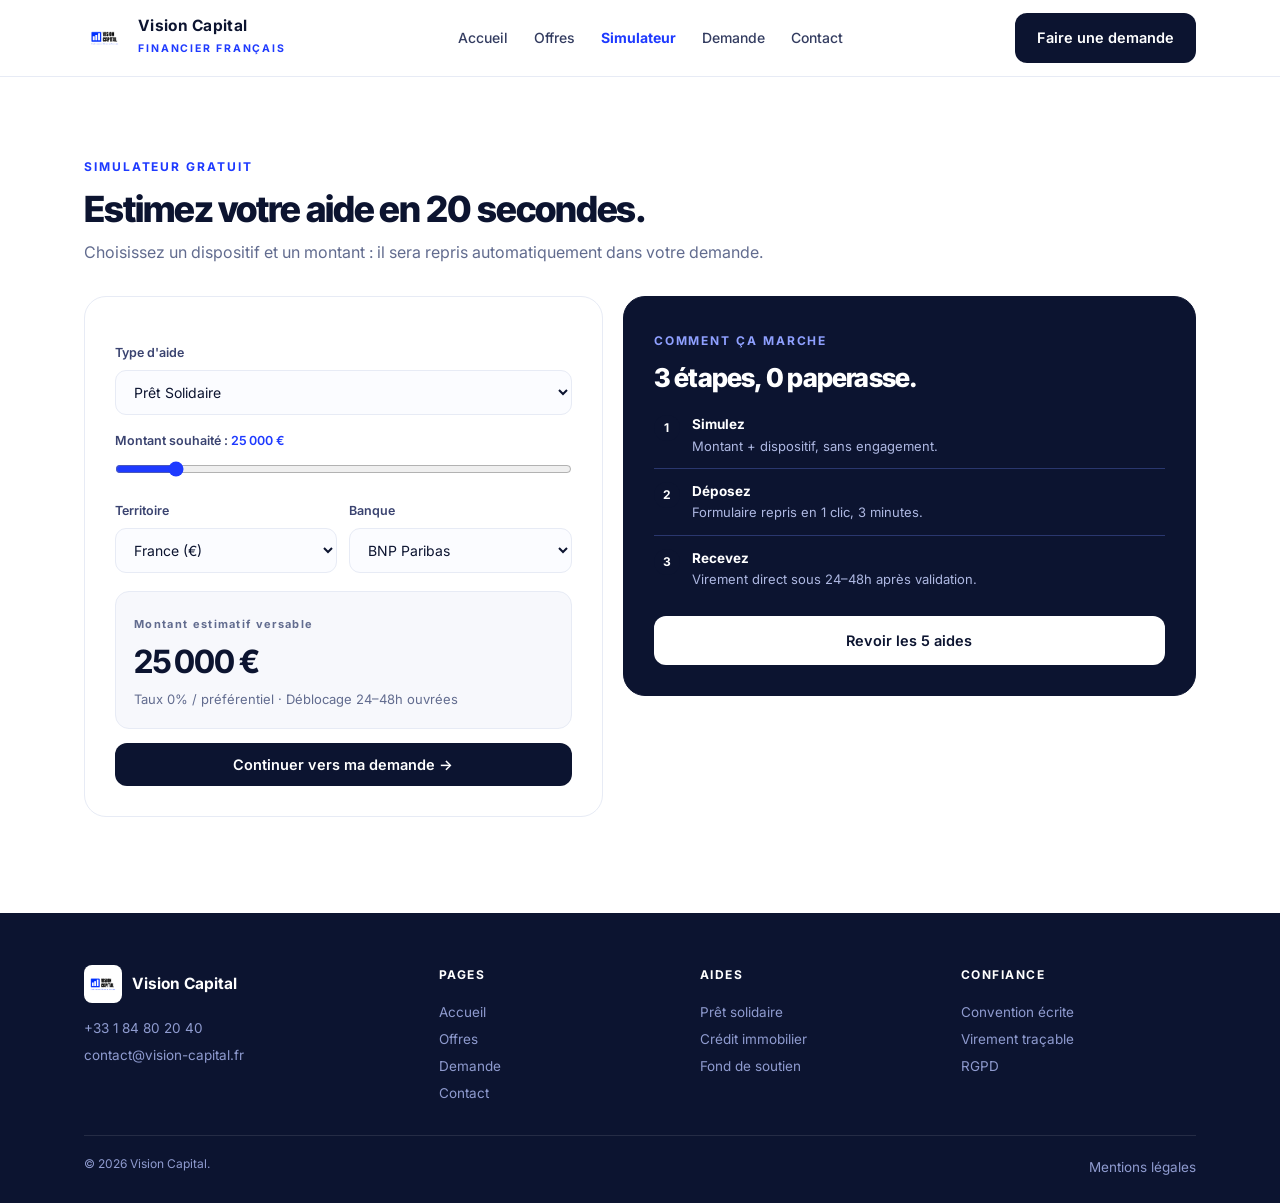
<file: simulateur.html>
<!DOCTYPE html>
<html lang="fr">
<head>
<meta charset="UTF-8">
<meta name="viewport" content="width=device-width, initial-scale=1.0">
<title>Vision Capital — Simulateur gratuit</title>
<link rel="icon" href="logo.png">
<link rel="preconnect" href="https://fonts.googleapis.com">
<link href="https://fonts.googleapis.com/css2?family=Inter:wght@400;500;600;700&family=Inter+Tight:wght@600;700;800&display=swap" rel="stylesheet">
<link rel="stylesheet" href="styles.css">
</head>
<body>
<header><div class="nav">
<a class="brand" href="index.html"><img src="logo.png" alt="Vision Capital"><div><b>Vision Capital</b><span>Financier Français</span></div></a>
<nav class="links" id="links">
<a href="index.html">Accueil</a><a href="offres.html">Offres</a><a href="simulateur.html">Simulateur</a><a href="demande.html">Demande</a><a href="contact.html">Contact</a>
</nav>
<div style="display:flex;gap:10px;align-items:center">
<a href="demande.html" class="btn btn-primary">Faire une demande</a>
<button class="burger" onclick="toggleMenu()">☰</button>
</div>
</div></header>

<section><div class="container">
<span class="eyebrow">Simulateur gratuit</span>
<h2>Estimez votre aide en 20 secondes.</h2>
<p class="sub">Choisissez un dispositif et un montant : il sera repris automatiquement dans votre demande.</p>
<div class="split">
<div class="panel">
<label>Type d'aide</label>
<select id="simType" onchange="sim()"><option>Prêt Solidaire</option><option>Crédit</option><option>Investissements</option><option>Crédit Immobilier</option><option>Fond de soutien</option></select>
<label>Montant souhaité : <span id="simVal" style="color:var(--blue)">25 000 €</span></label>
<input type="range" id="simMontant" min="1000" max="200000" step="1000" value="25000" oninput="sim()">
<div class="row2">
<div><label>Territoire</label><select id="simTerr" onchange="sim()"><option>France (€)</option><option>DOM-TOM (€)</option><option>Pacifique (XPF)</option><option>Suisse (CHF)</option><option>Belgique / Luxembourg (€)</option></select></div>
<div><label>Banque</label><select id="simBank"><option>BNP Paribas</option><option>Société Générale</option><option>La Banque Postale</option><option>Crédit Agricole</option><option>Banque en ligne</option><option>Autre SEPA</option></select></div>
</div>
<div class="result"><small>Montant estimatif versable</small><b id="simOut">25 000 €</b><p id="simDetail">Remboursement exigé : 0 € · Délai 24–48h</p></div>
<button class="btn btn-primary" style="width:100%;margin-top:14px" onclick="useSim()">Continuer vers ma demande →</button>
</div>
<div class="panel dark">
<span class="eyebrow" style="color:#8fa0ff">Comment ça marche</span>
<h2 style="color:#fff;font-size:26px">3 étapes, 0 paperasse.</h2>
<div class="st" style="border-color:#2a376e"><i>1</i><div><b style="color:#fff">Simulez</b><p style="color:#aeb8e2">Montant + dispositif, sans engagement.</p></div></div>
<div class="st" style="border-color:#2a376e"><i>2</i><div><b style="color:#fff">Déposez</b><p style="color:#aeb8e2">Formulaire repris en 1 clic, 3 minutes.</p></div></div>
<div class="st" style="border:0"><i>3</i><div><b style="color:#fff">Recevez</b><p style="color:#aeb8e2">Virement direct sous 24–48h après validation.</p></div></div>
<a href="offres.html" class="btn btn-light" style="width:100%;margin-top:14px">Revoir les 5 aides</a>
</div>
</div>
</div></section>

<footer><div class="container">
<div class="fg">
<div><div style="display:flex;gap:10px;align-items:center;margin-bottom:12px"><img src="logo.png" style="height:38px;border-radius:8px;background:#fff"><b style="color:#fff">Vision Capital</b></div><p>+33 1 84 80 20 40<br>contact@vision-capital.fr</p></div>
<div><h5>PAGES</h5><p><a href="index.html">Accueil</a><br><a href="offres.html">Offres</a><br><a href="demande.html">Demande</a><br><a href="contact.html">Contact</a></p></div>
<div><h5>AIDES</h5><p><a href="offres.html">Prêt solidaire</a><br><a href="offres.html">Crédit immobilier</a><br><a href="offres.html">Fond de soutien</a></p></div>
<div><h5>CONFIANCE</h5><p>Convention écrite<br>Virement traçable<br>RGPD</p></div>
</div>
<div class="fb"><span>© 2026 Vision Capital.</span><span><a href="contact.html">Mentions légales</a></span></div>
</div></footer>
<div class="mobile-cta"><a href="offres.html" class="btn btn-ghost">Nos aides</a><a href="demande.html" class="btn btn-blue">Continuer ma demande</a></div>
<div class="toast" id="toast"></div>
<script src="app.js"></script>
</body>
</html>
</file>
<file: styles.css>
:root{
  --blue:#1e3aff; --blue-dark:#1226c4; --ink:#0c1430; --muted:#626c8f;
  --line:#e7ebf5; --bg:#f7f8fc; --card:#fff; --radius:20px;
  --shadow:0 20px 60px rgba(12,20,48,.08);
}
*{margin:0;padding:0;box-sizing:border-box}
body{font-family:'Inter',system-ui,sans-serif;color:var(--ink);background:#fff;line-height:1.65;-webkit-font-smoothing:antialiased;font-size:15.5px}
h1,h2,h3{font-family:'Inter Tight','Inter',sans-serif;letter-spacing:-.03em;line-height:1.08}
a{text-decoration:none;color:inherit}
.container{max-width:1160px;margin:0 auto;padding:0 24px}
svg{display:block}
/* topbar */
.topbar{background:#0c1430;color:#aeb8e2;font-size:12.5px;padding:9px 0;letter-spacing:.1px}
.topbar .container{display:flex;justify-content:space-between;gap:12px;flex-wrap:wrap;align-items:center}
.topbar strong{color:#fff;font-weight:600}
.pulse{width:7px;height:7px;border-radius:50%;background:#2ee57f;display:inline-block;margin-right:8px;box-shadow:0 0 0 4px rgba(46,229,127,.18)}
/* header */
header{position:sticky;top:0;z-index:50;background:rgba(255,255,255,.88);backdrop-filter:blur(16px);border-bottom:1px solid var(--line)}
.nav{max-width:1160px;margin:0 auto;padding:13px 24px;display:flex;align-items:center;justify-content:space-between;gap:16px}
.brand{display:flex;align-items:center;gap:12px}
.brand img{height:42px;width:auto}
.brand b{font-size:15.5px;display:block;line-height:1.1;letter-spacing:.02em}
.brand span{font-size:10.5px;letter-spacing:.18em;text-transform:uppercase;color:var(--blue);font-weight:700}
.links{display:flex;gap:26px;font-size:14px;font-weight:500;color:#333c60}
.links a:hover{color:var(--blue)}
.btn{display:inline-flex;align-items:center;justify-content:center;gap:8px;border:0;cursor:pointer;font-weight:600;border-radius:12px;padding:13px 22px;font-size:14.5px;transition:.2s;font-family:inherit}
.btn-primary{background:var(--ink);color:#fff}
.btn-primary:hover{background:var(--blue);transform:translateY(-1px)}
.btn-blue{background:var(--blue);color:#fff}
.btn-blue:hover{background:var(--blue-dark)}
.btn-ghost{background:#fff;border:1px solid var(--line);color:var(--ink)}
.btn-ghost:hover{border-color:var(--ink)}
.btn-light{background:#fff;color:var(--ink)}
.burger{display:none;background:none;border:0;font-size:24px;cursor:pointer}
/* hero */
.hero{padding:72px 0 54px;background:linear-gradient(180deg,#f7f8fc 0%,#fff 90%)}
.hero-grid{display:grid;grid-template-columns:1.08fr .92fr;gap:56px;align-items:center}
.pill{display:inline-flex;align-items:center;gap:8px;background:#fff;border:1px solid var(--line);border-radius:100px;padding:7px 14px;font-size:12.5px;font-weight:600;color:#3a4370}
.pill svg{width:14px;height:14px}
h1{font-size:54px;margin:20px 0 16px;font-weight:800}
h1 span{color:var(--blue)}
.lead{color:var(--muted);font-size:17px;max-width:520px}
.hero-cta{display:flex;gap:12px;margin:26px 0 22px;flex-wrap:wrap}
.proof{display:flex;gap:22px;flex-wrap:wrap}
.proof div{display:flex;align-items:center;gap:9px;font-size:13.5px;font-weight:500;color:#3a4370}
.tick{width:22px;height:22px;border-radius:50%;background:#e8f7ee;display:grid;place-items:center;flex:0 0 22px}
.banks{margin-top:26px;padding-top:20px;border-top:1px solid var(--line);display:flex;gap:22px;flex-wrap:wrap;font-size:12.5px;font-weight:600;color:#8a93b5;letter-spacing:.04em}
/* hero card */
.hcard{background:#0c1430;color:#fff;border-radius:24px;padding:30px;box-shadow:var(--shadow);position:relative;overflow:hidden}
.hcard::before{content:"";position:absolute;width:420px;height:420px;right:-140px;top:-140px;background:radial-gradient(circle,rgba(30,58,255,.5),transparent 65%)}
.hcard-top{display:flex;justify-content:space-between;align-items:center;position:relative}
.hcard-top small{letter-spacing:.14em;font-size:11px;color:#8f9bcf;font-weight:700}
.live{background:rgba(46,229,127,.14);color:#2ee57f;font-size:11.5px;font-weight:700;padding:5px 11px;border-radius:100px;border:1px solid rgba(46,229,127,.3)}
.hamount{font-size:52px;font-weight:800;letter-spacing:-.04em;margin:10px 0 4px;position:relative;font-family:'Inter Tight'}
.hcard ul{list-style:none;margin:16px 0 20px;position:relative}
.hcard li{display:flex;justify-content:space-between;padding:11px 0;border-top:1px solid rgba(255,255,255,.1);font-size:13.5px;color:#b9c1e4}
.hcard li strong{color:#fff;font-weight:600}
.hint{font-size:11.5px;color:#7d89b8;text-align:center;margin-top:12px;position:relative}
/* stats */
.stats{border-top:1px solid var(--line);border-bottom:1px solid var(--line);background:#fff}
.stats .container{display:grid;grid-template-columns:repeat(4,1fr);padding:0}
.stat{padding:26px 20px;text-align:center;border-left:1px solid var(--line)}
.stat:first-child{border:0}
.stat b{font-size:27px;font-family:'Inter Tight';letter-spacing:-.02em;display:block}
.stat span{font-size:13px;color:var(--muted)}
/* sections */
section{padding:76px 0}
.eyebrow{font-size:12px;font-weight:700;letter-spacing:.16em;text-transform:uppercase;color:var(--blue)}
h2{font-size:36px;margin:12px 0 10px;font-weight:800}
.sub{color:var(--muted);max-width:680px;font-size:16px}
/* cards */
.grid{display:grid;grid-template-columns:repeat(3,1fr);gap:18px;margin-top:34px}
.card{background:#fff;border:1px solid var(--line);border-radius:var(--radius);padding:28px;display:flex;flex-direction:column;transition:.25s}
.card:hover{transform:translateY(-3px);box-shadow:var(--shadow);border-color:#d3d9ef}
.card.hl{border:1.5px solid var(--ink);box-shadow:var(--shadow)}
.ic{width:46px;height:46px;border-radius:13px;background:#eef1ff;display:grid;place-items:center;margin-bottom:6px}
.ic svg{width:23px;height:23px;stroke:var(--blue)}
.tag{align-self:flex-start;font-size:11px;font-weight:700;letter-spacing:.08em;text-transform:uppercase;padding:5px 11px;border-radius:100px;margin-bottom:14px;background:#f1f3fb;color:#3a4370}
.tag.dark{background:#0c1430;color:#fff}
.tag.green{background:#e8f7ee;color:#0d7a3f}
.card h3{font-size:20px;margin-bottom:2px}
.card h4{font-size:13px;font-weight:600;color:var(--blue)}
.card p.d{font-size:14px;color:var(--muted);margin:12px 0 16px}
.chips{display:flex;gap:7px;flex-wrap:wrap;margin-bottom:6px}
.chips span{font-size:12px;font-weight:600;background:var(--bg);border:1px solid var(--line);padding:6px 11px;border-radius:100px;color:#3a4370}
.proc{display:none;margin-top:14px;background:var(--bg);border:1px solid var(--line);border-radius:14px;padding:8px 16px 12px}
.proc.open{display:block;animation:fade .25s}
@keyframes fade{from{opacity:0;transform:translateY(-4px)}to{opacity:1}}
.st{display:flex;gap:12px;padding:11px 0;border-bottom:1px solid var(--line)}
.st:last-child{border:0}
.st i{width:26px;height:26px;flex:0 0 26px;border-radius:50%;background:#0c1430;color:#fff;font-style:normal;font-size:12px;font-weight:700;display:grid;place-items:center;margin-top:2px}
.st b{font-size:13.5px;display:block}
.st p{font-size:13px;color:var(--muted)}
.acts{margin-top:auto;padding-top:16px;display:flex;flex-direction:column;gap:10px}
.tbtn{background:none;border:0;color:var(--ink);font-weight:600;font-size:13.5px;cursor:pointer;text-align:left;display:flex;align-items:center;gap:6px;font-family:inherit}
.tbtn:hover{color:var(--blue)}
/* method */
.how{background:var(--bg);border-top:1px solid var(--line);border-bottom:1px solid var(--line)}
.steps4{display:grid;grid-template-columns:repeat(4,1fr);gap:16px;margin-top:30px}
.s{background:#fff;border:1px solid var(--line);border-radius:18px;padding:24px}
.s span{font-size:11px;font-weight:700;letter-spacing:.14em;color:var(--blue)}
.s h3{font-size:16.5px;margin:8px 0 6px}
.s p{font-size:13.5px;color:var(--muted)}
.s svg{width:26px;height:26px;stroke:var(--ink);margin-bottom:12px}
/* split */
.split{display:grid;grid-template-columns:.95fr 1.05fr;gap:20px;margin-top:30px;align-items:start}
.panel{background:#fff;border:1px solid var(--line);border-radius:22px;padding:30px}
.panel.dark{background:#0c1430;color:#fff;border-color:#0c1430}
label{font-size:12.5px;font-weight:600;display:block;margin:16px 0 7px;color:#3a4370}
.dark label{color:#aeb8e2}
input,select{width:100%;padding:12px 14px;border:1px solid var(--line);border-radius:11px;font-size:14px;font-family:inherit;background:#fbfcff;color:var(--ink)}
input:focus,select:focus{outline:0;border-color:var(--blue);box-shadow:0 0 0 3px rgba(30,58,255,.12);background:#fff}
.dark input,.dark select{background:#141d42;border-color:#2a376e;color:#fff}
.row2{display:grid;grid-template-columns:1fr 1fr;gap:12px}
input[type=range]{padding:0;border:0;background:none;accent-color:var(--blue)}
.result{background:var(--bg);border:1px solid var(--line);border-radius:14px;padding:18px;margin-top:18px}
.result small{font-size:11px;font-weight:700;letter-spacing:.12em;color:var(--muted)}
.result b{font-size:32px;font-family:'Inter Tight';letter-spacing:-.03em;display:block}
.result p{font-size:13px;color:var(--muted)}
/* avis */
.testis{display:grid;grid-template-columns:repeat(3,1fr);gap:16px;margin-top:30px}
.tcard{background:#fff;border:1px solid var(--line);border-radius:18px;padding:24px}
.tcard .stars{color:#0c1430;letter-spacing:3px;font-size:13px}
.tcard p{font-size:14px;margin:12px 0;color:#333c60}
.who{display:flex;gap:11px;align-items:center;margin-top:14px}
.av{width:38px;height:38px;border-radius:50%;background:#0c1430;color:#fff;display:grid;place-items:center;font-weight:700;font-size:13px}
.who small{color:var(--muted);display:block;font-size:12.5px}
/* faq */
.faq{max-width:780px;margin:28px auto 0}
.fi{border:1px solid var(--line);border-radius:14px;margin-bottom:10px;background:#fff}
.fq{width:100%;text-align:left;background:none;border:0;padding:17px 20px;font-weight:600;font-size:14.5px;cursor:pointer;display:flex;justify-content:space-between;align-items:center;font-family:inherit;color:var(--ink)}
.fa{display:none;padding:0 20px 18px;color:var(--muted);font-size:14px}
.fi.open .fa{display:block}
/* cta */
.cta{background:#0c1430;color:#fff;border-radius:24px;padding:46px;display:flex;justify-content:space-between;align-items:center;gap:22px;flex-wrap:wrap;margin-top:36px}
.cta h2{color:#fff;margin:0}
.cta p{color:#aeb8e2}
/* footer */
footer{background:#0c1430;color:#8f9bcf;padding:52px 0 22px;margin-top:20px}
.fg{display:grid;grid-template-columns:1.4fr 1fr 1fr 1fr;gap:26px}
footer h5{color:#fff;font-size:12px;letter-spacing:.12em;margin-bottom:14px}
footer p,footer a{font-size:13.5px;line-height:2}
footer a:hover{color:#fff}
.fb{border-top:1px solid rgba(255,255,255,.1);margin-top:28px;padding-top:18px;display:flex;justify-content:space-between;gap:10px;flex-wrap:wrap;font-size:12px}
.ok{display:none;text-align:center;padding:20px}
.ok.show{display:block}
.ref{background:rgba(46,229,127,.1);border:1px dashed #2ee57f;color:#2ee57f;padding:14px;border-radius:12px;font-weight:700;margin:16px 0}
.toast{position:fixed;bottom:24px;left:50%;transform:translateX(-50%) translateY(80px);background:#0c1430;color:#fff;padding:12px 22px;border-radius:100px;font-size:13.5px;font-weight:600;opacity:0;transition:.3s;z-index:99;box-shadow:0 12px 30px rgba(0,0,0,.25)}
.toast.show{opacity:1;transform:translateX(-50%) translateY(0)}
/* ===== Motion type Framer-Motion (léger, CSS + IO) ===== */
@media (prefers-reduced-motion:no-preference){
  .hero > .container > div:first-child > *{opacity:0;transform:translateY(26px);animation:rise .8s cubic-bezier(.16,1,.3,1) forwards}
  .hero > .container > div:first-child > *:nth-child(1){animation-delay:.05s}
  .hero > .container > div:first-child > *:nth-child(2){animation-delay:.14s}
  .hero > .container > div:first-child > *:nth-child(3){animation-delay:.24s}
  .hero > .container > div:first-child > *:nth-child(4){animation-delay:.34s}
  .hero > .container > div:first-child > *:nth-child(5){animation-delay:.42s}
  .hero > .container > div:first-child > *:nth-child(6){animation-delay:.5s}
  .hcard{opacity:0;transform:translateY(30px) scale(.98);animation:rise .9s cubic-bezier(.16,1,.3,1) .3s forwards}
  @keyframes rise{to{opacity:1;transform:none}}
  @keyframes floaty{0%,100%{transform:translateY(0)}50%{transform:translateY(-8px)}}
  .reveal{opacity:0;transform:translateY(28px);transition:opacity .7s cubic-bezier(.16,1,.3,1),transform .7s cubic-bezier(.16,1,.3,1)}
  .reveal.in{opacity:1;transform:none}
  .reveal-d1{transition-delay:.08s}.reveal-d2{transition-delay:.16s}.reveal-d3{transition-delay:.24s}
  .card,.s,.tcard,.fi{transition:opacity .7s cubic-bezier(.16,1,.3,1),transform .7s cubic-bezier(.16,1,.3,1),box-shadow .25s,border-color .25s}
  .btn{transition:transform .15s,background .2s,box-shadow .2s}
  .btn:active{transform:scale(.97)}
  html{scroll-behavior:smooth}
}
.proc{overflow:hidden}
.proc.open{animation:fade .3s ease}
header.scrolled{box-shadow:0 8px 30px rgba(12,20,48,.08)}
/* ===== Mobile-first propre ===== */
.mobile-cta{display:none}
@media(max-width:980px){
.hero-grid,.split,.fg{grid-template-columns:1fr}
.grid,.testis,.steps4{grid-template-columns:1fr 1fr}
.links{display:none}.links.open{display:flex;position:absolute;top:68px;left:0;right:0;background:#fff;flex-direction:column;padding:12px 20px 20px;border-bottom:1px solid var(--line);z-index:60;gap:4px}
.links.open a{padding:13px 8px;font-size:16px;border-bottom:1px solid var(--line)}
.burger{display:block}h1{font-size:40px}.stats .container{grid-template-columns:1fr 1fr}.stat:nth-child(3){border:0}
.hero{padding:44px 0 34px}.hero-grid{gap:30px}
.hcard{padding:24px}.hamount{font-size:42px}
section{padding:60px 0}
.panel{padding:22px}
input,select{font-size:16px;padding:14px}
.btn{min-height:48px}
}
@media(max-width:620px){
.grid,.testis,.steps4,.row2{grid-template-columns:1fr}
body{font-size:15px}
.container{padding:0 18px}
.topbar{font-size:11.5px;text-align:center}.topbar .container{justify-content:center}
.nav{padding:11px 16px}.brand img{height:36px}.brand b{font-size:14px}
.nav .btn-primary{padding:11px 16px;font-size:13px}
h1{font-size:31px;line-height:1.1;margin:14px 0 12px}
.lead{font-size:15.5px}
.hero-cta .btn{flex:1 1 100%;padding:15px}
.proof{gap:10px}.proof div{font-size:12.5px}
.banks{gap:10px;font-size:11px}
.stats .container{grid-template-columns:1fr 1fr;padding:0}
.stat{padding:18px 10px}.stat b{font-size:22px}.stat span{font-size:12px}
h2{font-size:26px}
section{padding:48px 0}
.grid{margin-top:24px}.card{padding:22px}
.steps4{gap:10px}.s{padding:18px}
.split{margin-top:22px}
.cta{padding:26px;text-align:center;justify-content:center}
.fg{gap:18px}
footer{padding-bottom:96px}
/* Barre CTA mobile sticky = UX ultra simple */
.mobile-cta{display:flex;position:fixed;bottom:0;left:0;right:0;z-index:70;background:rgba(255,255,255,.96);backdrop-filter:blur(12px);border-top:1px solid var(--line);padding:10px 12px calc(10px + env(safe-area-inset-bottom));gap:10px}
.mobile-cta a{flex:1;min-height:52px;font-size:15px;border-radius:14px}
.toast{bottom:86px;width:max-content;max-width:92vw;text-align:center}
}
</file>
